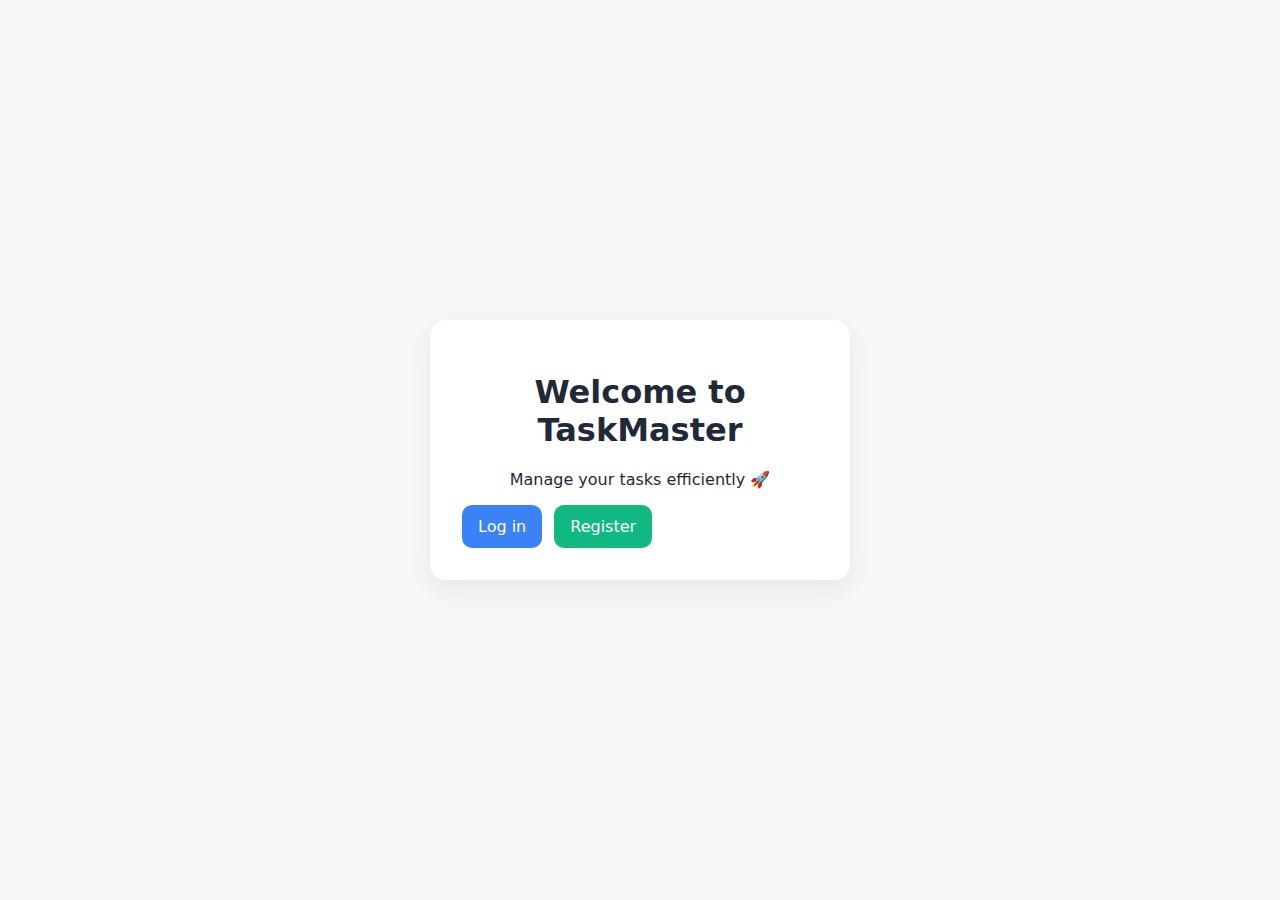
<file: frontend/index.html>
<!doctype html>
<html lang="en">
<head>
  <meta charset="utf-8" />
  <title>TaskMaster</title>
  <meta name="viewport" content="width=device-width, initial-scale=1" />
  <link rel="stylesheet" href="css/styles.css" />
</head>
<body class="center-screen">
  <div class="card welcome">
    <h1>Welcome to TaskMaster</h1>
    <p>Manage your tasks efficiently 🚀</p>
    <div class="row gap">
      <a class="btn btn-primary" href="login.html">Log in</a>
      <a class="btn btn-success" href="register.html">Register</a>
    </div>
  </div>
</body>
</html>
</file>
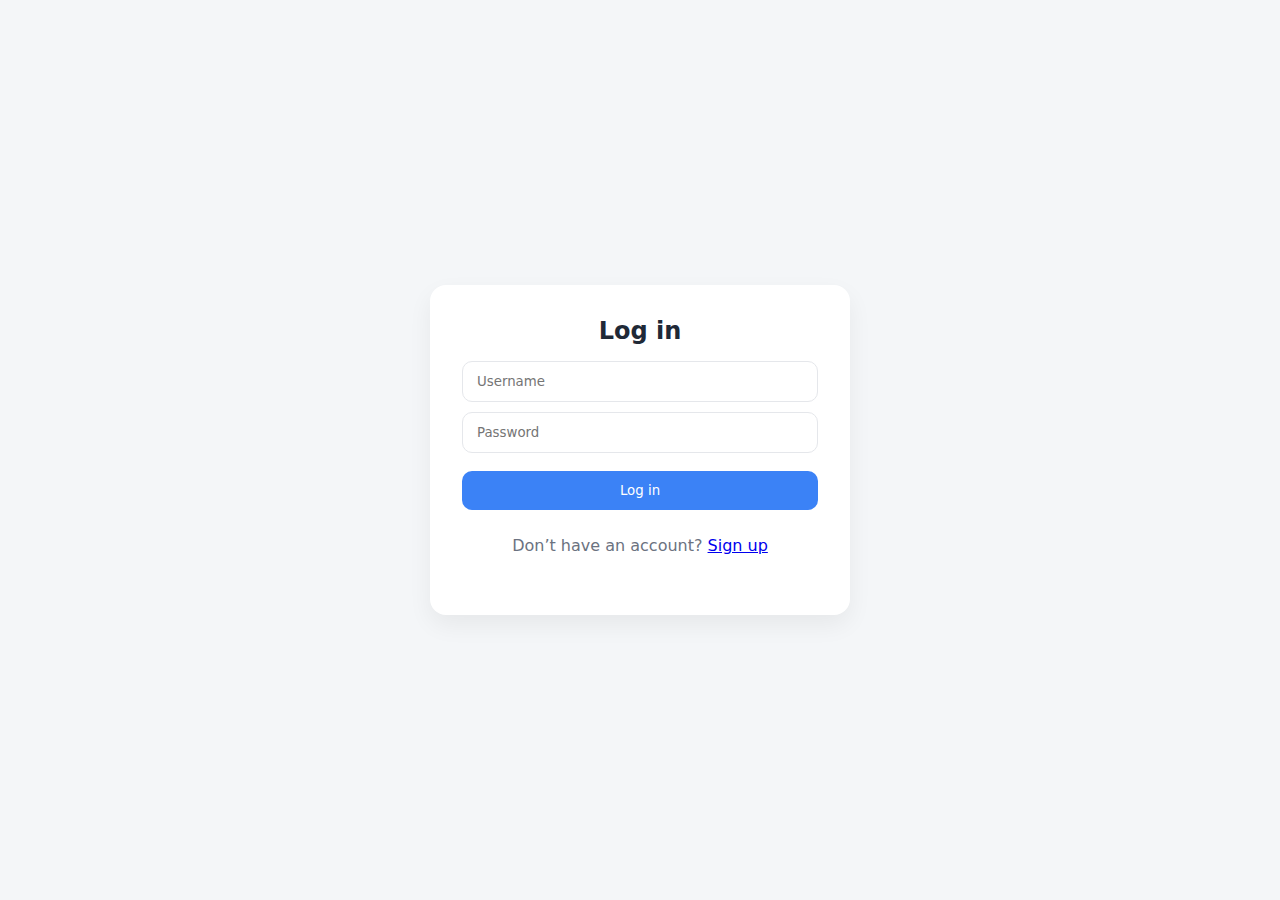
<file: frontend/app.html>
<!doctype html>
<html lang="en">
<head>
  <meta charset="utf-8" />
  <title>My Tasks • TaskMaster</title>
  <meta name="viewport" content="width=device-width, initial-scale=1" />
  <link rel="stylesheet" href="css/styles.css" />
</head>
<body class="app">
  <aside class="sidebar">
    <div class="brand">TaskMaster</div>

    <!-- USER BAR -->
    <div class="userbar">
      <img id="avatar" class="avatar" alt="avatar" />
      <div class="uinfo">
        <strong id="uname">User</strong>
        <div class="row gap">
          <button id="changeAvatarBtn" class="link">Upload photo</button>
          <button id="setAvatarUrlBtn" class="link">Use image URL</button>
        </div>
      </div>
      <input id="avatarFile" type="file" accept="image/*" hidden />
    </div>

    <nav class="menu">
      <button class="menu-item active" data-view="mytasks">My Tasks</button>
      <button class="menu-item" data-view="categories">Categories</button>
    </nav>

    <div class="spacer"></div>
    <button id="logoutBtn" class="btn btn-light">Log out</button>
  </aside>

  <main class="content">
    <header class="content-header">
      <h1 id="viewTitle">My Tasks</h1>
      <input id="search" class="search" placeholder="Search tasks" />
    </header>

    <section id="tasksSection" class="panel">
      <div class="tabs">
        <button class="tab active" data-filter="all">All</button>
        <button class="tab" data-filter="inprogress">In Progress</button>
        <button class="tab" data-filter="finalizada">Completed</button>
      </div>

      <ul id="taskList" class="list"></ul>

      <div class="new">
        <h3>New Task</h3>
        <form id="newTaskForm" class="row gap wrap">
          <input id="taskText" type="text" placeholder="Task text" required />
          <input id="taskDate" type="date" />
          <select id="taskCat" required></select>
          <button class="btn btn-primary" type="submit">Create</button>
        </form>
        <div id="newTaskMsg" class="form-hint"></div>
      </div>
    </section>

    <section id="categoriesSection" class="panel hidden">
      <h2>Categories</h2>
      <form id="newCatForm" class="row gap wrap">
        <input id="catName" type="text" placeholder="Name" required />
        <input id="catDesc" type="text" placeholder="Description" required />
        <button class="btn btn-success" type="submit">Create</button>
      </form>
      <ul id="catList" class="list"></ul>
    </section>
  </main>

  <script src="js/api.js"></script>
  <script src="js/auth.js"></script>
  <script src="js/app.js"></script>
</body>
</html>
</file>
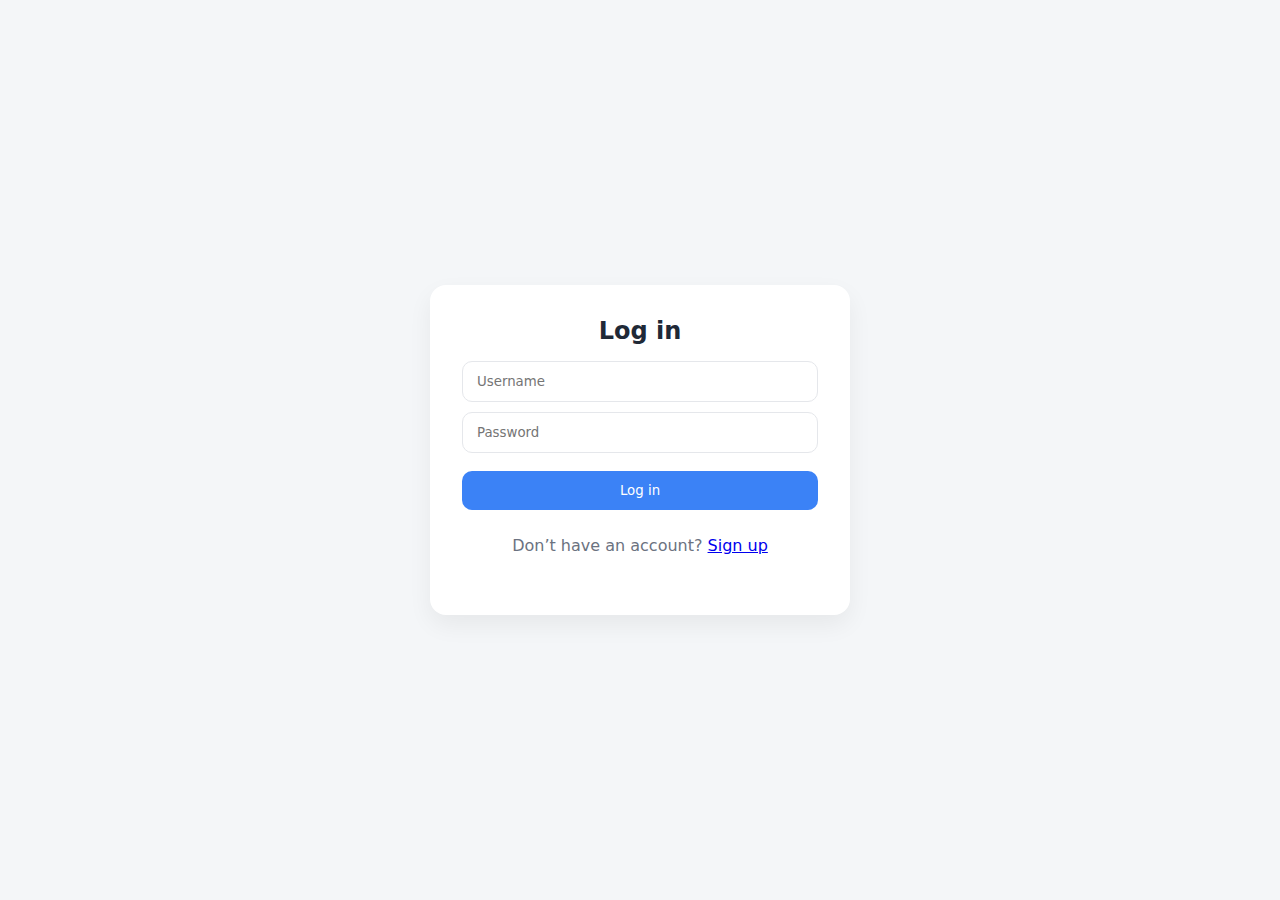
<file: frontend/login.html>
<!doctype html>
<html lang="en">
<head>
  <meta charset="utf-8" />
  <title>Log in</title>
  <meta name="viewport" content="width=device-width, initial-scale=1" />
  <link rel="stylesheet" href="css/styles.css" />
</head>
<body class="center-screen">
  <div class="card auth">
    <h2>Log in</h2>
    <form id="loginForm" class="form">
      <!-- Tu endpoint de login usa "nombre" (no email) -->
      <input id="nombre" type="text" placeholder="Username" required />
      <input id="contrasena" type="password" placeholder="Password" required />
      <button class="btn btn-primary" type="submit">Log in</button>
      <p class="muted">Don’t have an account? <a href="register.html">Sign up</a></p>
    </form>
    <div id="loginMsg" class="msg"></div>
  </div>

  <script src="js/api.js"></script>
<script src="js/auth.js"></script>
<script>
  const form = document.getElementById('loginForm');
  const msg  = document.getElementById('loginMsg');

  form.addEventListener('submit', async (e) => {
    e.preventDefault();
    msg.textContent = '';

    const nombre = document.getElementById('nombre').value.trim();
    const contrasena = document.getElementById('contrasena').value;

    try {
      const res = await api.post('/usuarios/iniciar-sesion', { nombre, contrasena });
      const data = await res.json();

      if (!res.ok || !data.token) throw new Error(data.message || 'Invalid credentials');

      auth.saveToken(data.token);
      localStorage.setItem('username', nombre); // <--- para userbar
      window.location.href = 'app.html';
    } catch (err) {
      msg.textContent = err.message;
      msg.classList.add('error');
    }
  });
</script>

</body>
</html>
</file>
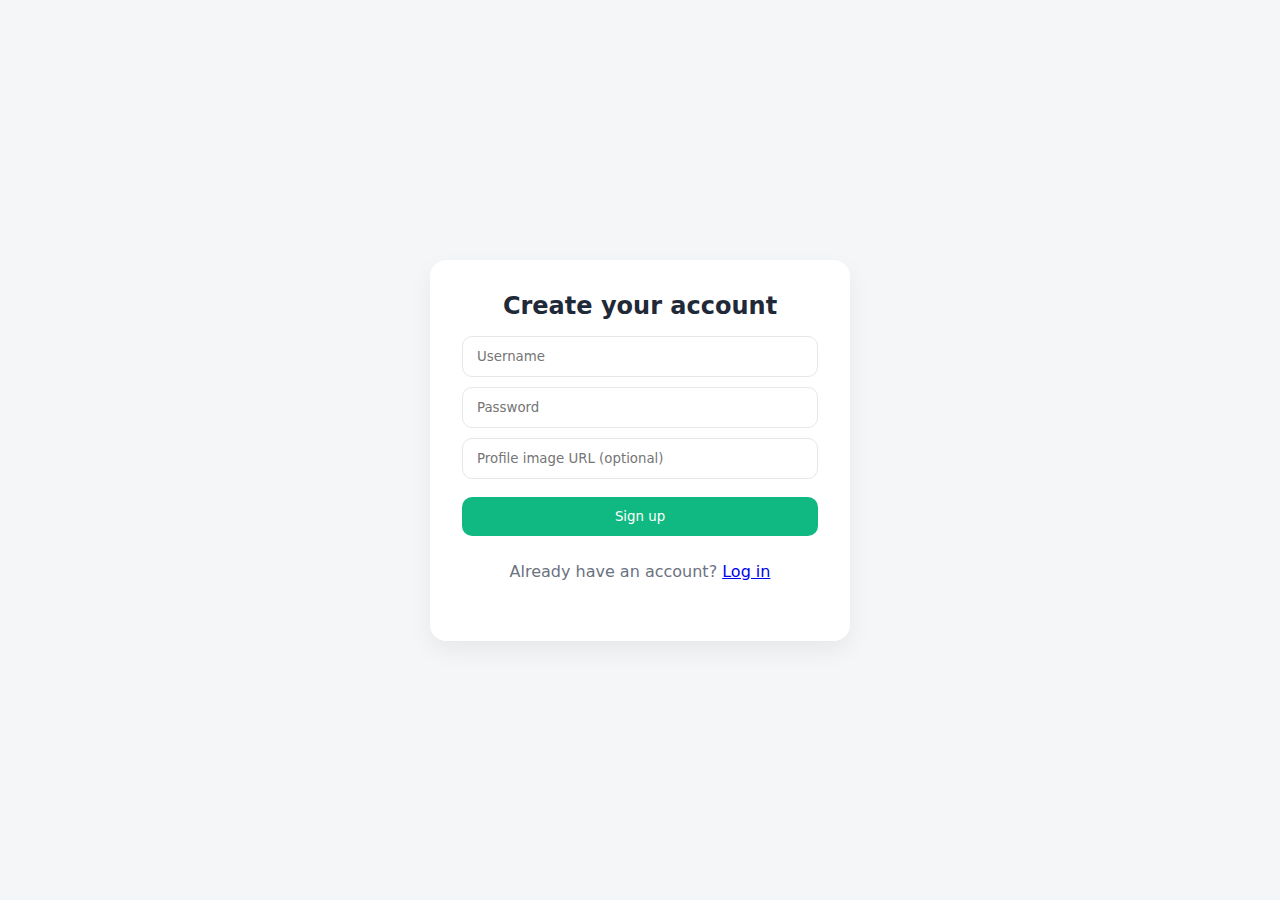
<file: frontend/register.html>
<!doctype html>
<html lang="en">
<head>
  <meta charset="utf-8" />
  <title>Create your account</title>
  <meta name="viewport" content="width=device-width, initial-scale=1" />
  <link rel="stylesheet" href="css/styles.css" />
</head>
<body class="center-screen">
  <div class="card auth">
    <h2>Create your account</h2>
    <form id="registerForm" class="form">
      <input id="nombre" type="text" placeholder="Username" required />
      <!-- El backend NO usa email; lo dejamos opcional solo para UI -->
      <input id="contrasena" type="password" placeholder="Password" required />
      <input id="imagen" type="text" placeholder="Profile image URL (optional)" />
      <button class="btn btn-success" type="submit">Sign up</button>
      <p class="muted">Already have an account? <a href="login.html">Log in</a></p>
    </form>
    <div id="regMsg" class="msg"></div>
  </div>

  <script src="js/api.js"></script>
  <script>
    const form = document.getElementById('registerForm');
    const msg  = document.getElementById('regMsg');

    form.addEventListener('submit', async (e) => {
      e.preventDefault();
      msg.textContent = '';

      const nombre = document.getElementById('nombre').value.trim();
      const contrasena = document.getElementById('contrasena').value;
      const imagen = document.getElementById('imagen').value.trim();

      // El backend espera: nombre, contrasena, "imagen-perfil" (con guion)
      const body = { nombre, contrasena };
      if (imagen) body["imagen-perfil"] = imagen;

      try {
        const res = await api.post('/usuarios', body); // 201
        if (!res.ok) {
          const err = await res.json().catch(() => ({}));
          throw new Error(err.message || `Error ${res.status}`);
        }
        // Opcional: auto-login tras crear usuario
        window.location.href = 'login.html';
      } catch (err) {
        msg.textContent = err.message;
        msg.classList.add('error');
      }
    });
  </script>
</body>
</html>
</file>
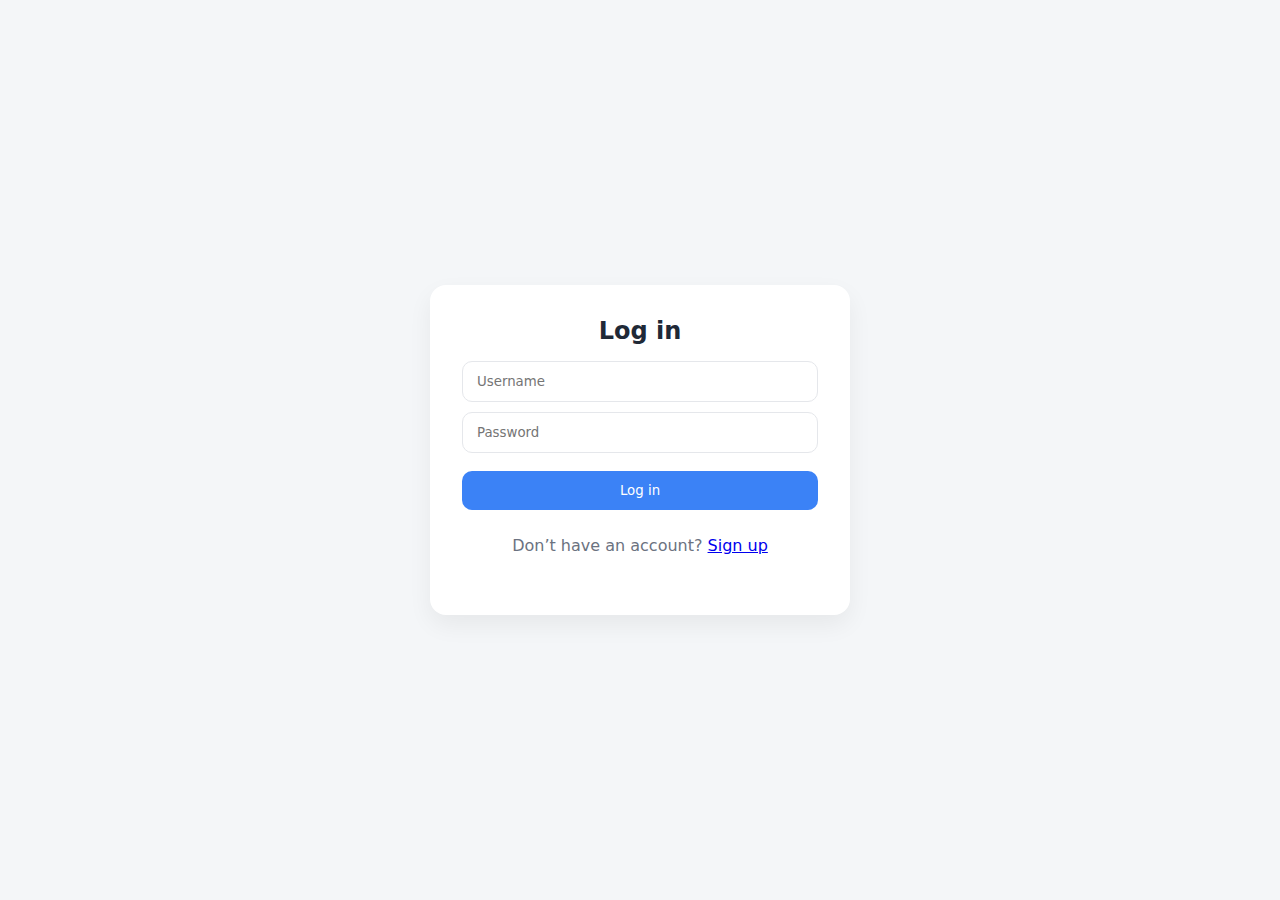
<file: web/app.html>
<!doctype html>
<html lang="en">
<head>
  <meta charset="utf-8" />
  <title>My Tasks • TaskMaster</title>
  <meta name="viewport" content="width=device-width, initial-scale=1" />
  <link rel="stylesheet" href="css/styles.css" />
</head>
<body class="app">
  <aside class="sidebar">
    <div class="brand">TaskMaster</div>

    <!-- USER BAR -->
    <div class="userbar">
      <img id="avatar" class="avatar" alt="avatar" />
      <div class="uinfo">
        <strong id="uname">User</strong>
        <div class="row gap">
          <button id="changeAvatarBtn" class="link">Upload photo</button>
          <button id="setAvatarUrlBtn" class="link">Use image URL</button>
        </div>
      </div>
      <input id="avatarFile" type="file" accept="image/*" hidden />
    </div>

    <nav class="menu">
      <button class="menu-item active" data-view="mytasks">My Tasks</button>
      <button class="menu-item" data-view="categories">Categories</button>
    </nav>

    <div class="spacer"></div>
    <button id="logoutBtn" class="btn btn-light">Log out</button>
  </aside>

  <main class="content">
    <header class="content-header">
      <h1 id="viewTitle">My Tasks</h1>
      <input id="search" class="search" placeholder="Search tasks" />
    </header>

    <section id="tasksSection" class="panel">
      <div class="tabs">
        <button class="tab active" data-filter="all">All</button>
        <button class="tab" data-filter="inprogress">In Progress</button>
        <button class="tab" data-filter="finalizada">Finalizada</button>
      </div>

      <ul id="taskList" class="list"></ul>

      <div class="new">
        <h3>New Task</h3>
        <form id="newTaskForm" class="row gap wrap">
          <input id="taskText" type="text" placeholder="Task text" required />
          <input id="taskDate" type="date" />
          <select id="taskCat" required></select>
          <button class="btn btn-primary" type="submit">Create</button>
        </form>
        <div id="newTaskMsg" class="form-hint"></div>
      </div>
    </section>

    <section id="categoriesSection" class="panel hidden">
      <h2>Categories</h2>
      <form id="newCatForm" class="row gap wrap">
        <input id="catName" type="text" placeholder="Name" required />
        <input id="catDesc" type="text" placeholder="Description" required />
        <button class="btn btn-success" type="submit">Create</button>
      </form>
      <ul id="catList" class="list"></ul>
    </section>
  </main>

  <script src="js/api.js"></script>
  <script src="js/auth.js"></script>
  <script src="js/app.js"></script>
</body>
</html>
</file>
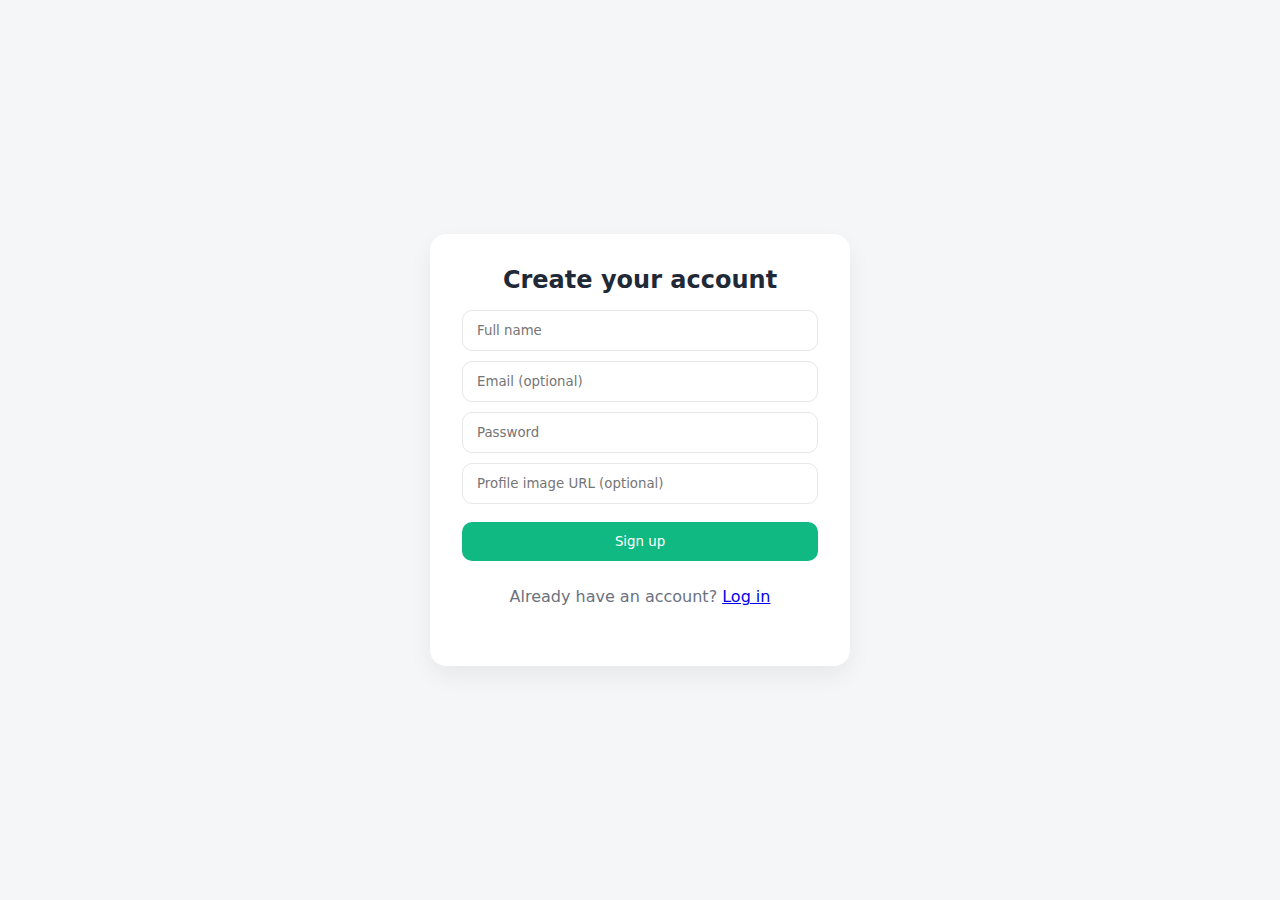
<file: web/register.html>
<!doctype html>
<html lang="en">
<head>
  <meta charset="utf-8" />
  <title>Create your account</title>
  <meta name="viewport" content="width=device-width, initial-scale=1" />
  <link rel="stylesheet" href="css/styles.css" />
</head>
<body class="center-screen">
  <div class="card auth">
    <h2>Create your account</h2>
    <form id="registerForm" class="form">
      <input id="nombre" type="text" placeholder="Full name" required />
      <!-- El backend NO usa email; lo dejamos opcional solo para UI -->
      <input id="email" type="email" placeholder="Email (optional)" />
      <input id="contrasena" type="password" placeholder="Password" required />
      <input id="imagen" type="text" placeholder="Profile image URL (optional)" />
      <button class="btn btn-success" type="submit">Sign up</button>
      <p class="muted">Already have an account? <a href="login.html">Log in</a></p>
    </form>
    <div id="regMsg" class="msg"></div>
  </div>

  <script src="js/api.js"></script>
  <script>
    const form = document.getElementById('registerForm');
    const msg  = document.getElementById('regMsg');

    form.addEventListener('submit', async (e) => {
      e.preventDefault();
      msg.textContent = '';

      const nombre = document.getElementById('nombre').value.trim();
      const contrasena = document.getElementById('contrasena').value;
      const imagen = document.getElementById('imagen').value.trim();

      // El backend espera: nombre, contrasena, "imagen-perfil" (con guion)
      const body = { nombre, contrasena };
      if (imagen) body["imagen-perfil"] = imagen;

      try {
        const res = await api.post('/usuarios', body); // 201
        if (!res.ok) {
          const err = await res.json().catch(() => ({}));
          throw new Error(err.message || `Error ${res.status}`);
        }
        // Opcional: auto-login tras crear usuario
        window.location.href = 'login.html';
      } catch (err) {
        msg.textContent = err.message;
        msg.classList.add('error');
      }
    });
  </script>
</body>
</html>
</file>
<file: frontend/css/styles.css>
:root{
    --bg:#f4f6f8;
    --card:#ffffff;
    --text:#1f2937;
    --muted:#6b7280;
    --border:#e5e7eb;
    --primary:#3b82f6;
    --success:#10b981;
    --danger:#ef4444;
  }
  
  *{box-sizing:border-box;font-family:ui-sans-serif, system-ui, -apple-system, Segoe UI, Roboto, 'Helvetica Neue', Arial;}
  
  body{margin:0;background:var(--bg);color:var(--text);}
  
  .center-screen{min-height:100vh;display:grid;place-items:center;}
  .card{background:var(--card);padding:32px;border-radius:16px;box-shadow:0 10px 25px rgba(0,0,0,.06);width:420px;max-width:90%;}
  .card h2{margin-top:0;margin-bottom:16px;text-align:center;}
  .row{display:flex;align-items:center;}
  .gap{gap:12px;}
  .wrap{flex-wrap:wrap;}
  .muted{color:var(--muted);text-align:center;}
  .msg{margin-top:12px;font-size:.95rem;}
  .msg.error{color:var(--danger);}
  
  .form input,.form select{width:100%;padding:12px 14px;border:1px solid var(--border);border-radius:10px;background:#fff;}
  .form .btn{width:100%;margin-top:8px;}
  
  .btn{border:none;border-radius:10px;padding:12px 16px;cursor:pointer;text-decoration:none;display:inline-block;text-align:center;}
  .btn-primary{background:var(--primary);color:#fff;}
  .btn-success{background:var(--success);color:#fff;}
  .btn-light{background:#e5e7eb;color:#111;}
  .btn-danger{background:var(--danger);color:#fff;}
  
  .welcome{text-align:center;}
  .auth .form{display:grid;gap:10px;}
  
  .app{display:flex;min-height:100vh;}
  .sidebar{width:240px;background:#fff;border-right:1px solid var(--border);display:flex;flex-direction:column;padding:16px;}
  .brand{font-weight:800;font-size:1.2rem;margin-bottom:12px;}
  .menu{display:grid;gap:6px;}
  .menu-item{border:none;background:transparent;text-align:left;padding:10px;border-radius:10px;cursor:pointer;}
  .menu-item.active,.menu-item:hover{background:#eef2ff;}
  .spacer{flex:1;}
  
  .content{flex:1;display:flex;flex-direction:column;gap:16px;padding:24px;}
  .content-header{display:flex;justify-content:space-between;align-items:center;}
  .search{width:340px;max-width:60%;padding:10px;border:1px solid var(--border);border-radius:10px;background:#fff;}
  
  .panel{background:#fff;border:1px solid var(--border);border-radius:16px;padding:16px;}
  .hidden{display:none;}
  
  .tabs{display:flex;gap:8px;margin-bottom:8px;}
  .tab{border:none;background:#f3f4f6;padding:8px 12px;border-radius:20px;cursor:pointer;}
  .tab.active{background:#e0e7ff;}
  
  .list{list-style:none;padding:0;margin:0;display:grid;gap:12px;}
  .item{display:flex;justify-content:space-between;align-items:center;border:1px solid var(--border);border-radius:12px;padding:12px;}
  .item .meta{display:flex;flex-direction:column;}
  .item small{color:var(--muted);}
  .badge{background:#eef2ff;padding:2px 8px;border-radius:999px;margin-left:8px;}
  .actions{display:flex;gap:8px;align-items:center;}
  .new{margin-top:16px;border-top:1px dashed var(--border);padding-top:12px;}
  
/* User bar */
.userbar{display:flex;gap:12px;align-items:center;padding:10px;border:1px solid var(--border);border-radius:12px;background:#fafafa;margin-bottom:10px;}
.avatar{width:40px;height:40px;border-radius:999px;object-fit:cover;border:1px solid var(--border);}
.link{background:transparent;border:none;color:var(--primary);padding:0;margin:0;cursor:pointer;text-decoration:underline;font-size:.9rem;}
.item input.inline, .item select.inline, .item input[type="date"].inline{
  border:1px solid var(--border);border-radius:8px;padding:6px 8px;
}
.item .meta .row{display:flex;gap:8px;align-items:center;flex-wrap:wrap;}
.item .meta .row small{margin-right:8px;}
.pill{display:inline-block;padding:2px 8px;border-radius:999px;border:1px solid var(--border);background:#f8fafc;}
.pill.done{background:#ecfdf5;border-color:#bbf7d0;}
.btn[disabled]{opacity:.6;cursor:not-allowed;}

.hidden{display:none;}
.meta-line{display:flex;align-items:center;justify-content:space-between;gap:8px;}
.muted{color:var(--muted);}

.form-hint{margin-top:8px;font-size:.9rem;}
.form-hint.error{color:#ef4444;}

/* que hidden gane incluso sobre .row u otros selectores más específicos */
.hidden { display: none !important; }
</file>
<file: web/css/styles.css>
:root{
    --bg:#f4f6f8;
    --card:#ffffff;
    --text:#1f2937;
    --muted:#6b7280;
    --border:#e5e7eb;
    --primary:#3b82f6;
    --success:#10b981;
    --danger:#ef4444;
  }
  
  *{box-sizing:border-box;font-family:ui-sans-serif, system-ui, -apple-system, Segoe UI, Roboto, 'Helvetica Neue', Arial;}
  
  body{margin:0;background:var(--bg);color:var(--text);}
  
  .center-screen{min-height:100vh;display:grid;place-items:center;}
  .card{background:var(--card);padding:32px;border-radius:16px;box-shadow:0 10px 25px rgba(0,0,0,.06);width:420px;max-width:90%;}
  .card h2{margin-top:0;margin-bottom:16px;text-align:center;}
  .row{display:flex;align-items:center;}
  .gap{gap:12px;}
  .wrap{flex-wrap:wrap;}
  .muted{color:var(--muted);text-align:center;}
  .msg{margin-top:12px;font-size:.95rem;}
  .msg.error{color:var(--danger);}
  
  .form input,.form select{width:100%;padding:12px 14px;border:1px solid var(--border);border-radius:10px;background:#fff;}
  .form .btn{width:100%;margin-top:8px;}
  
  .btn{border:none;border-radius:10px;padding:12px 16px;cursor:pointer;text-decoration:none;display:inline-block;text-align:center;}
  .btn-primary{background:var(--primary);color:#fff;}
  .btn-success{background:var(--success);color:#fff;}
  .btn-light{background:#e5e7eb;color:#111;}
  .btn-danger{background:var(--danger);color:#fff;}
  
  .welcome{text-align:center;}
  .auth .form{display:grid;gap:10px;}
  
  .app{display:flex;min-height:100vh;}
  .sidebar{width:240px;background:#fff;border-right:1px solid var(--border);display:flex;flex-direction:column;padding:16px;}
  .brand{font-weight:800;font-size:1.2rem;margin-bottom:12px;}
  .menu{display:grid;gap:6px;}
  .menu-item{border:none;background:transparent;text-align:left;padding:10px;border-radius:10px;cursor:pointer;}
  .menu-item.active,.menu-item:hover{background:#eef2ff;}
  .spacer{flex:1;}
  
  .content{flex:1;display:flex;flex-direction:column;gap:16px;padding:24px;}
  .content-header{display:flex;justify-content:space-between;align-items:center;}
  .search{width:340px;max-width:60%;padding:10px;border:1px solid var(--border);border-radius:10px;background:#fff;}
  
  .panel{background:#fff;border:1px solid var(--border);border-radius:16px;padding:16px;}
  .hidden{display:none;}
  
  .tabs{display:flex;gap:8px;margin-bottom:8px;}
  .tab{border:none;background:#f3f4f6;padding:8px 12px;border-radius:20px;cursor:pointer;}
  .tab.active{background:#e0e7ff;}
  
  .list{list-style:none;padding:0;margin:0;display:grid;gap:12px;}
  .item{display:flex;justify-content:space-between;align-items:center;border:1px solid var(--border);border-radius:12px;padding:12px;}
  .item .meta{display:flex;flex-direction:column;}
  .item small{color:var(--muted);}
  .badge{background:#eef2ff;padding:2px 8px;border-radius:999px;margin-left:8px;}
  .actions{display:flex;gap:8px;align-items:center;}
  .new{margin-top:16px;border-top:1px dashed var(--border);padding-top:12px;}
  
/* User bar */
.userbar{display:flex;gap:12px;align-items:center;padding:10px;border:1px solid var(--border);border-radius:12px;background:#fafafa;margin-bottom:10px;}
.avatar{width:40px;height:40px;border-radius:999px;object-fit:cover;border:1px solid var(--border);}
.link{background:transparent;border:none;color:var(--primary);padding:0;margin:0;cursor:pointer;text-decoration:underline;font-size:.9rem;}
.item input.inline, .item select.inline, .item input[type="date"].inline{
  border:1px solid var(--border);border-radius:8px;padding:6px 8px;
}
.item .meta .row{display:flex;gap:8px;align-items:center;flex-wrap:wrap;}
.item .meta .row small{margin-right:8px;}
.pill{display:inline-block;padding:2px 8px;border-radius:999px;border:1px solid var(--border);background:#f8fafc;}
.pill.done{background:#ecfdf5;border-color:#bbf7d0;}
.btn[disabled]{opacity:.6;cursor:not-allowed;}

.hidden{display:none;}
.meta-line{display:flex;align-items:center;justify-content:space-between;gap:8px;}
.muted{color:var(--muted);}

.form-hint{margin-top:8px;font-size:.9rem;}
.form-hint.error{color:#ef4444;}

/* que hidden gane incluso sobre .row u otros selectores más específicos */
.hidden { display: none !important; }
</file>
